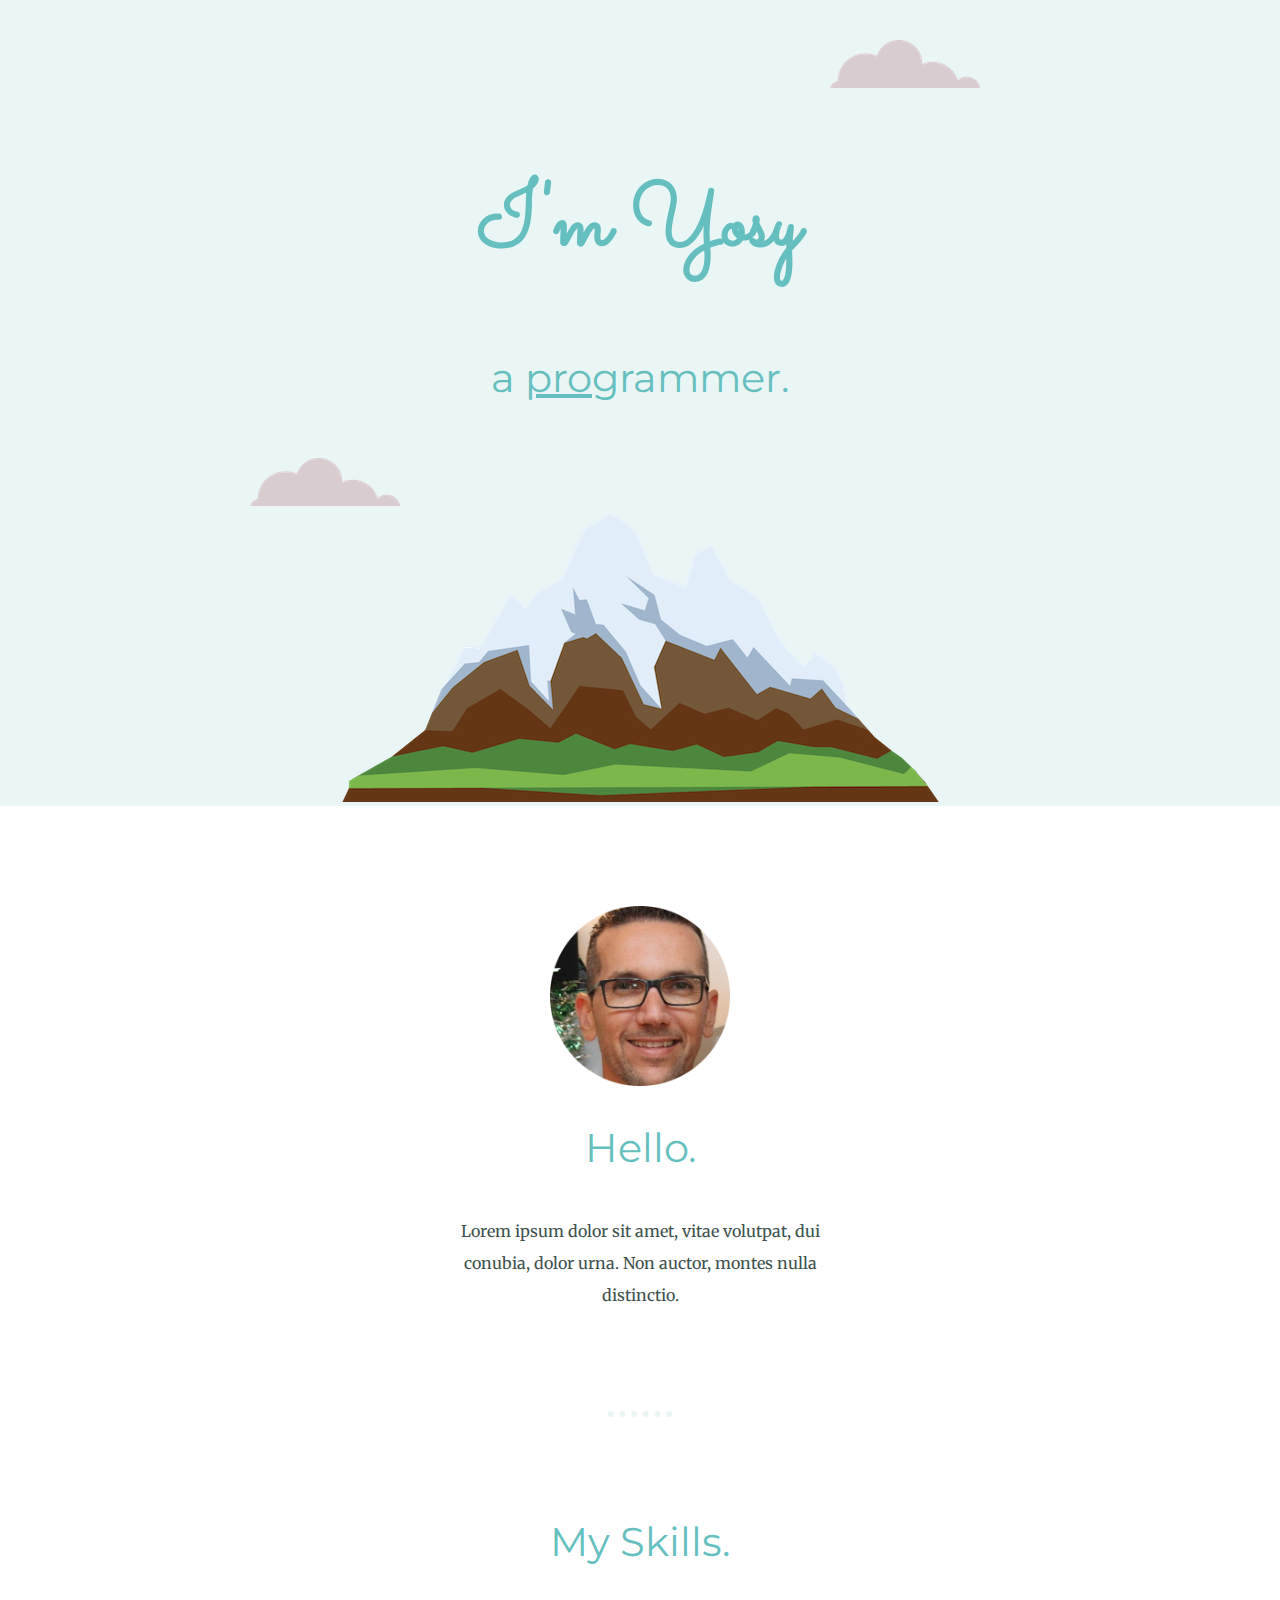
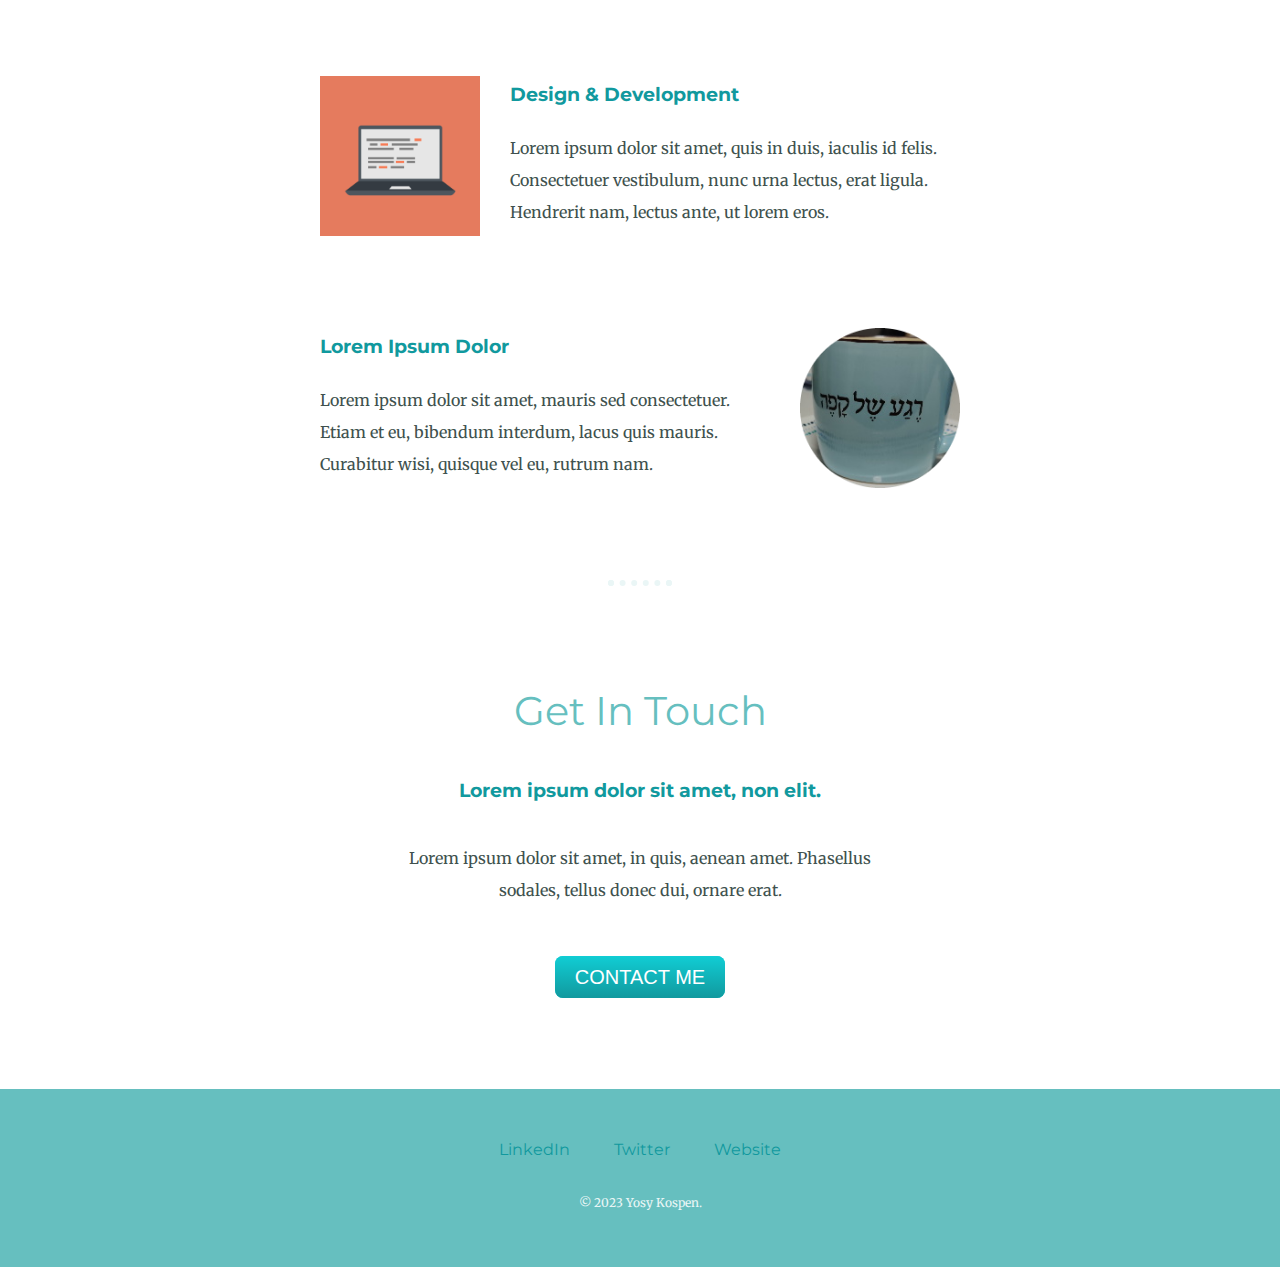
<file: index.html>
<!DOCTYPE html>
<html lang="en">
<head>
    <meta charset="UTF-8">
    <meta http-equiv="X-UA-Compatible" content="IE=edge">
    <meta name="viewport" content="width=device-width, initial-scale=1.0">
    <link rel="stylesheet" type="text/css" href="css/styles.css">
    <link rel="icon" href="favicon.ico?v=2">
    <link rel="preconnect" href="https://fonts.googleapis.com"><link rel="preconnect" href="https://fonts.gstatic.com" crossorigin><link href="https://fonts.googleapis.com/css2?family=Merriweather&family=Montserrat&family=Sacramento&display=swap" rel="stylesheet">
    <title>Yosy Kospen</title>
</head>
<body>
    <div class="top-container">
        <img class="top-cloud" src="images/cloud.png" alt="cloud-img">
        <h1>I'm Yosy</h1>
        <h2>a <span class="pro">pro</span>grammer.</h2>
        <img class="bottom-cloud" src="images/cloud.png" alt="cloud-img">
        <img src="images/mountain.png" alt="mountain-img">
    </div>
    <div class="middle-container">
        <div class="profile">
          <img src="images/YosCircle.png" alt="yk-image" class="myimage">
          <h2>Hello.</h2>
          <p class="intro">Lorem ipsum dolor sit amet, vitae volutpat, dui conubia, dolor urna. Non auctor, montes nulla distinctio.</p>
        </div>
        <hr>
        <div class="skills">
          <h2>My Skills.</h2>
          <div class="skill-row">
            <img src="images/computer.png" alt="computer-image" class="computer-img">
            <h3>Design & Development</h3>
            <p class="clear-text-left">Lorem ipsum dolor sit amet, quis in duis, iaculis id felis. Consectetuer vestibulum, nunc urna lectus, erat ligula. Hendrerit nam, lectus ante, ut lorem eros.</p>
          </div>
          <div class="skill-row">
            <img src="images/circle.png" alt="coffee-image" class="coffee-img">
            <h3>Lorem Ipsum Dolor</h3>
            <p class="clear-text-right">Lorem ipsum dolor sit amet, mauris sed consectetuer. Etiam et eu, bibendum interdum, lacus quis mauris. Curabitur wisi, quisque vel eu, rutrum nam.</p>
          </div>
        </div>
        <hr>
        <div class="contact-me">
          <h2>Get In Touch</h2>
          <h3>Lorem ipsum dolor sit amet, non elit.</h3>
          <p class="contact-message">Lorem ipsum dolor sit amet, in quis, aenean amet. Phasellus sodales, tellus donec dui, ornare erat.</p>
          <a class="btn btn btn:hover" href="mailto:yosy.kospen@email.com">CONTACT ME</a>
        </div>
      </div>
           
      <div class="bottom-container">
        <a class="footer-link" href="https://www.linkedin.com/">LinkedIn</a>
        <a class="footer-link" href="https://twitter.com/">Twitter</a>
        <a class="footer-link" href="https://www.appbrewery.co/">Website</a>
        <p class="copyright">© 2023 Yosy Kospen.</p>
      </div>
      
</body>
</html>
</file>
<file: css/styles.css>
body {
    color: #40514E;
    margin: 0;
    text-align: center;
    font-family: 'Merriweather', serif;
}

h1 {
    margin-top: 50px auto 0 auto;
    font-family: 'Sacramento', cursive;
    font-size: 5.625rem;
    color: #66BFBF;
    /* line-height: 2; */
}

h2 {
    font-family: 'Montserrat', sans-serif;
    font-size: 2.5rem;
    font-weight: normal;
    color: #66BFBF;    
    padding-bottom: 10px;
}

h3 {
    font-family: 'Montserrat', sans-serif;
    color: #11999E;
}

a {
    color: #11999E;
    font-family: 'Montserrat', sans-serif;   
    margin: 10px 20px; 
    text-decoration: none;
}

a:hover {
    color: #EAF6F6;
}

p {
    line-height: 2;
}

hr {
    border: dotted #EAF6F6 6px;
    border-bottom: none;
    width: 4%;
    margin: 100px auto;
}

.top-container {
    background-color: #EAF6F6;
    position: relative;
    padding-top: 100px;;
}

.top-container-t1 {
    background-color: #E4F9F5;
    width: 200px;
    height: 200px;
    border: solid 10px;
    padding: 20px;
}

.middle-container {
    margin: 100px 0;
}

.middle-container-t1 {
    background-color: blue;
    border: solid 20px;
    margin-left: 260px;
}

.bottom-container {
    background-color: #66BFBF;
    padding: 50px 0 20px;
}

.bottom-container-t1 {
    background-color: red;
    border: solid 10px;
    margin-left: 500px;
}

.container-size {
    width: 200px;
    height: 200px;
}

.pro {
    text-decoration: underline;
}

.intro {
    width: 30%;
    margin: auto;
}

.contact-message {
    width: 40%;
    margin: 40px auto 60px auto;

}

.copyright {
    color: #EAF6F6;
    font-size: 0.75rem;
    padding: 20px 0;
  }

.top-cloud {
    position: absolute;
    right: 300px;
    top: 40px;
}

.bottom-cloud {
    position: absolute;
    left: 250px;
    bottom: 300px;
}

.myimage {
    height: 180px;
    width: 180px;
}

.skill-row {
    width: 50%;
    margin: 100px auto 100px auto;
    text-align: left;
    line-height: 2;
}

.computer-img {
    width: 25%;
    float: left;
    margin-right: 30px;
}

.coffee-img {
    width: 25%;
    float: right;
    margin-left: 30px;
}

/* .clear-text-left {
    clear: left;
}

.clear-text-right {
    clear: right;
} */

.btn {
    background: #11cdd4;
    background-image: -webkit-linear-gradient(top, #11cdd4, #11999e);
    background-image: -moz-linear-gradient(top, #11cdd4, #11999e);
    background-image: -ms-linear-gradient(top, #11cdd4, #11999e);
    background-image: -o-linear-gradient(top, #11cdd4, #11999e);
    background-image: linear-gradient(to bottom, #11cdd4, #11999e);
    -webkit-border-radius: 8;
    -moz-border-radius: 8;
    border-radius: 8px;
    font-family: Arial;
    color: #ffffff;
    font-size: 20px;
    padding: 10px 20px 10px 20px;
    text-decoration: none;
  }
  
  .btn:hover {
    background: #30e3cb;
    background-image: -webkit-linear-gradient(top, #30e3cb, #2bc4ad);
    background-image: -moz-linear-gradient(top, #30e3cb, #2bc4ad);
    background-image: -ms-linear-gradient(top, #30e3cb, #2bc4ad);
    background-image: -o-linear-gradient(top, #30e3cb, #2bc4ad);
    background-image: linear-gradient(to bottom, #30e3cb, #2bc4ad);
    text-decoration: none;
  }

  .footer-link {
    color: #11999E;
  }
</file>
